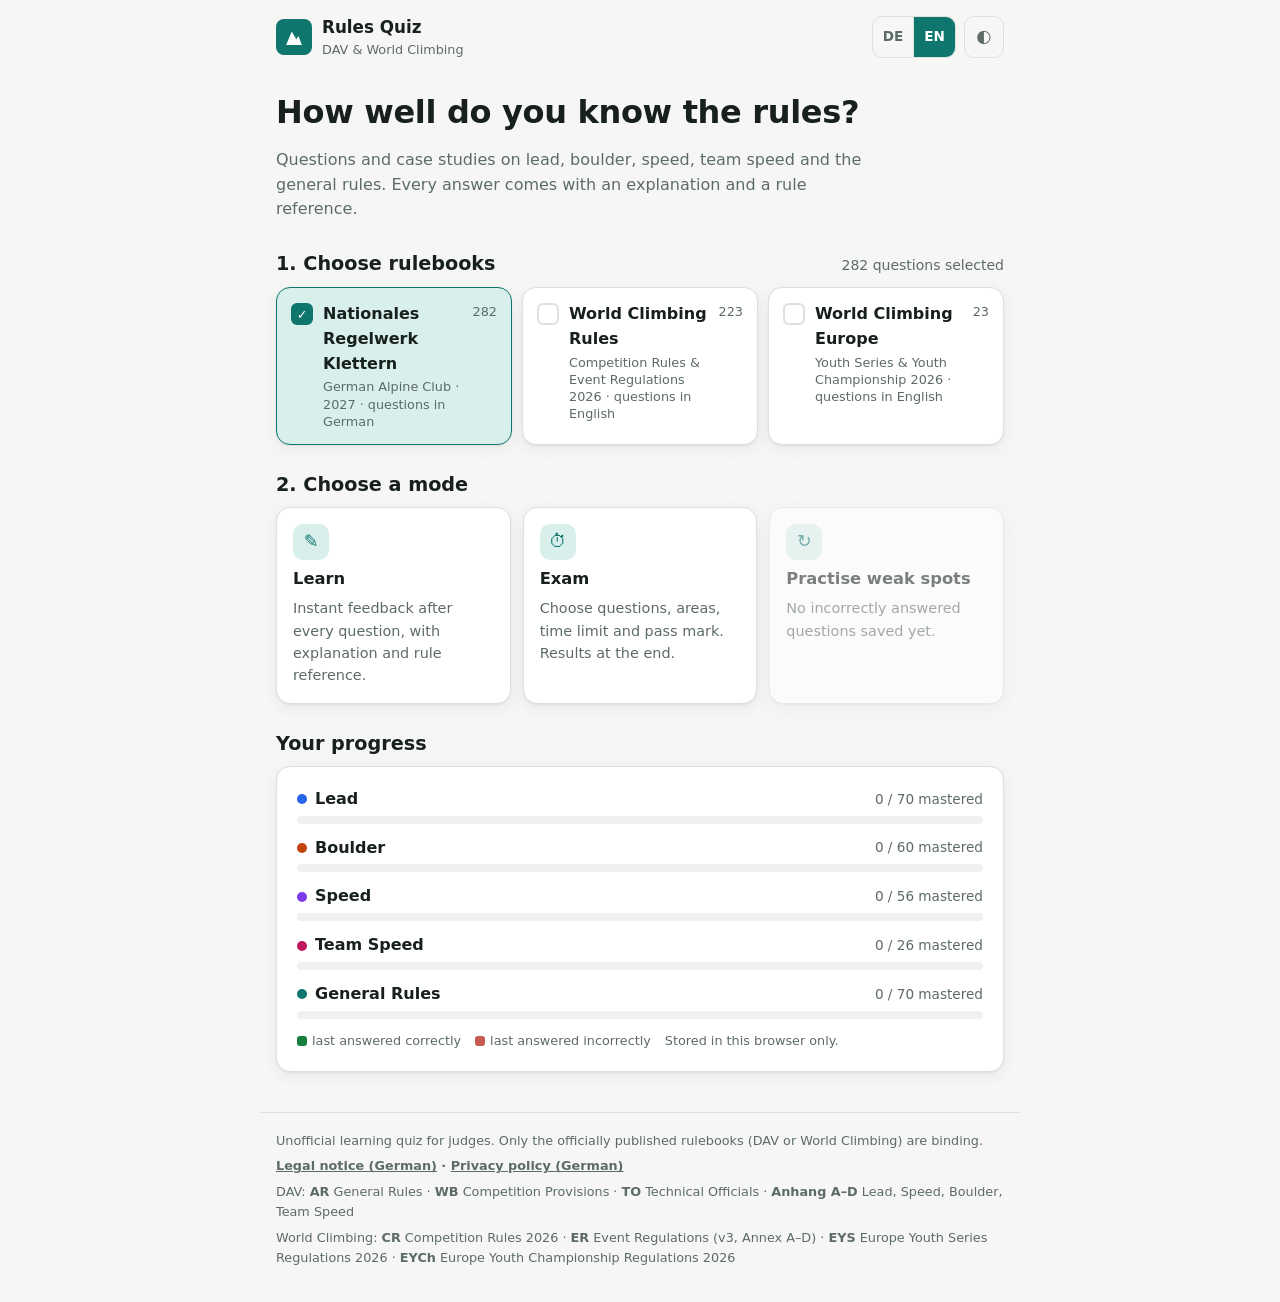
<file: index.html>
<!doctype html>
<html lang="de">
<head>
  <meta charset="utf-8">
  <meta name="viewport" content="width=device-width, initial-scale=1">
  <title>Regelwerk-Quiz Klettern</title>
  <meta name="description" content="Lern- und Prüfungsquiz zum Nationalen Regelwerk Klettern für Schiedsrichterinnen und Schiedsrichter: Lead, Boulder, Speed, Team Speed und Allgemeine Regeln – nach DAV- und World-Climbing-Regelwerk.">
  <meta name="theme-color" content="#0f766e">
  <link rel="icon" href="data:image/svg+xml,%3Csvg xmlns='http://www.w3.org/2000/svg' viewBox='0 0 32 32'%3E%3Crect width='32' height='32' rx='7' fill='%230f766e'/%3E%3Cpath d='M9 23l5-12 4 7 2-3 3 8z' fill='white'/%3E%3C/svg%3E">
  <link rel="stylesheet" href="styles.css">
</head>
<body>
  <header class="topbar">
    <button class="brand" id="homeBtn" type="button" aria-label="Zur Startseite">
      <span class="logo" aria-hidden="true">
        <svg viewBox="0 0 32 32"><rect width="32" height="32" rx="7"/><path d="M9 23l5-12 4 7 2-3 3 8z"/></svg>
      </span>
      <span class="brand-text">
        <strong data-i18n="brand">Regelwerk-Quiz</strong>
        <small>DAV &amp; World Climbing</small>
      </span>
    </button>
    <div class="top-actions">
      <div class="lang-switch" role="group" aria-label="Sprache / Language">
        <button type="button" data-lang="de" lang="de">DE</button>
        <button type="button" data-lang="en" lang="en">EN</button>
      </div>
      <button class="ghost small" id="themeBtn" type="button" aria-label="Farbschema wechseln">◐</button>
    </div>
  </header>

  <main id="app" tabindex="-1"></main>

  <footer class="footer">
    <p data-i18n="footerNote">Inoffizielles Lernquiz für Schiedsrichterinnen und Schiedsrichter. Verbindlich sind allein die jeweils veröffentlichten Regelwerke (DAV bzw. World Climbing).</p>
    <p class="footer-links" data-i18n="footerLinks"><a href="impressum.html">Impressum</a> · <a href="datenschutz.html">Datenschutz</a></p>
    <p class="abbr" data-i18n="footerAbbrDav">DAV: <b>AR</b> Allgemeine Regeln · <b>WB</b> Wettkampfbestimmungen · <b>TO</b> Technical Officials · <b>Anhang A–D</b> Lead, Speed, Boulder, Team Speed</p>
    <p class="abbr">World Climbing: <b>CR</b> Competition Rules 2026 · <b>ER</b> Event Regulations (v3, Annex A–D) · <b>EYS</b> Europe Youth Series Regulations 2026 · <b>EYCh</b> Europe Youth Championship Regulations 2026</p>
  </footer>

  <script src="data/lead.js"></script>
  <script src="data/boulder.js"></script>
  <script src="data/speed.js"></script>
  <script src="data/teamspeed.js"></script>
  <script src="data/allgemein.js"></script>
  <script src="data/wc_lead.js"></script>
  <script src="data/wc_boulder.js"></script>
  <script src="data/wc_speed.js"></script>
  <script src="data/wc_general.js"></script>
  <script src="data/wce.js"></script>
  <script src="app.js"></script>
</body>
</html>
</file>
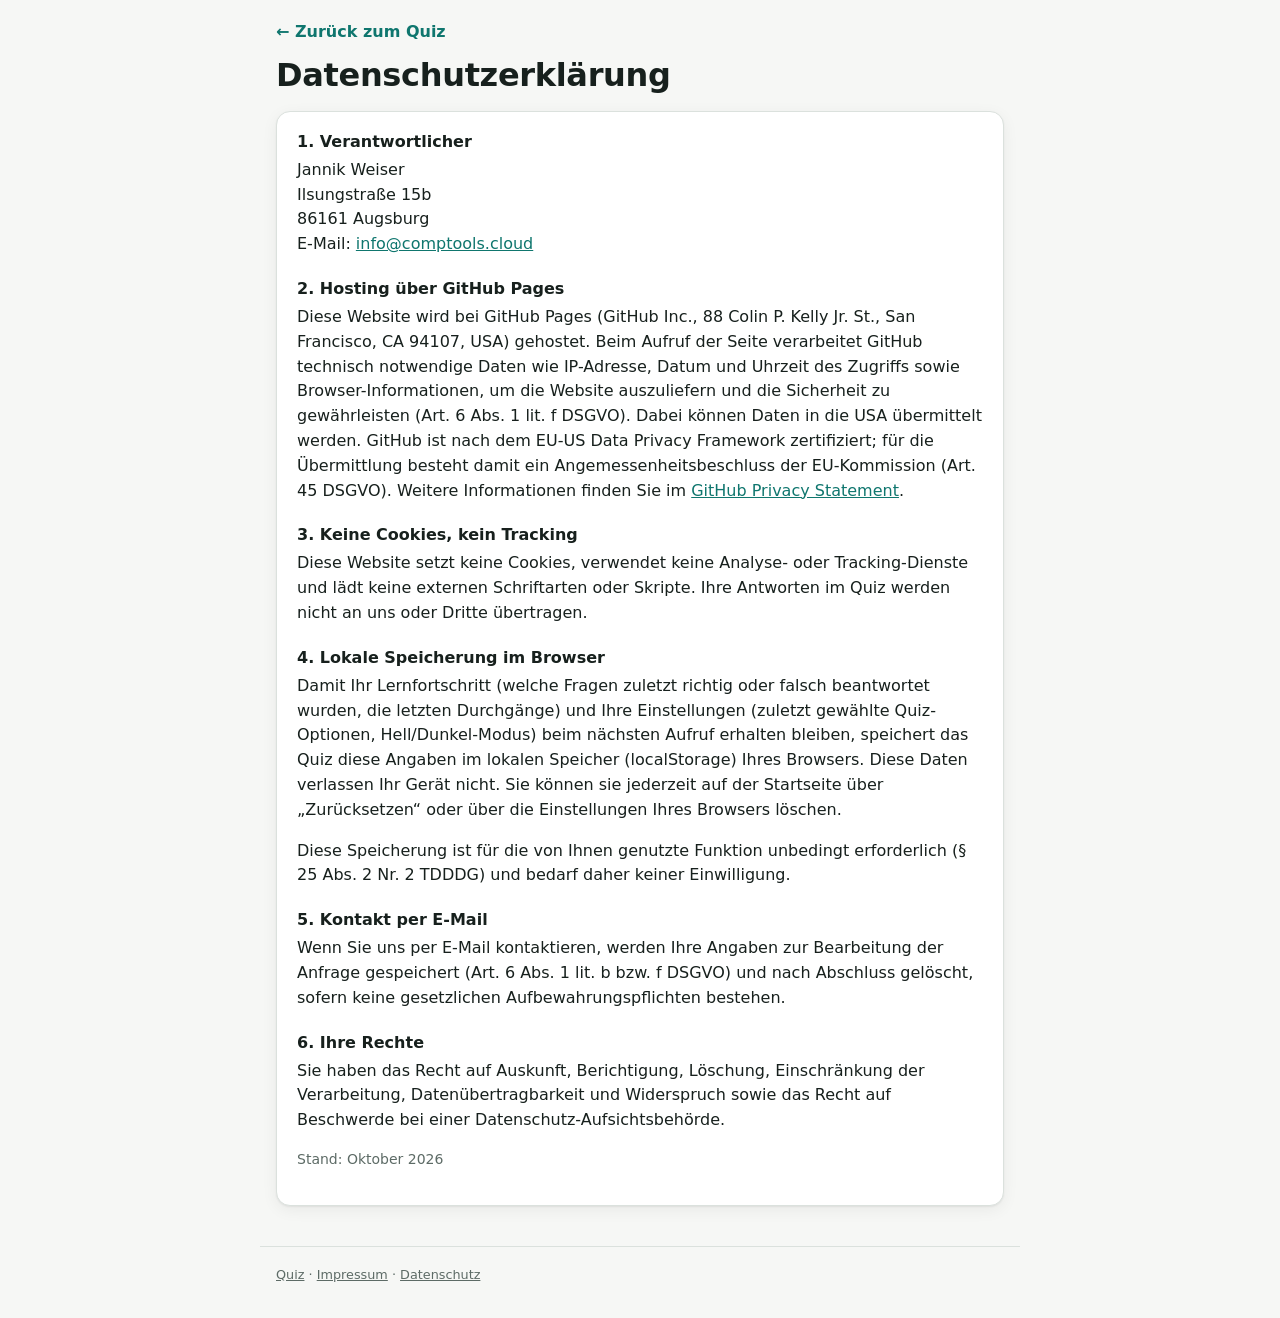
<file: datenschutz.html>
<!doctype html>
<html lang="de">
<head>
  <meta charset="utf-8">
  <meta name="viewport" content="width=device-width, initial-scale=1">
  <title>Datenschutz – Regelwerk-Quiz</title>
  <meta name="robots" content="noindex">
  <link rel="icon" href="data:image/svg+xml,%3Csvg xmlns='http://www.w3.org/2000/svg' viewBox='0 0 32 32'%3E%3Crect width='32' height='32' rx='7' fill='%230f766e'/%3E%3Cpath d='M9 23l5-12 4 7 2-3 3 8z' fill='white'/%3E%3C/svg%3E">
  <link rel="stylesheet" href="styles.css">
  <script>try{var p=JSON.parse(localStorage.getItem("rwq.prefs.v1")||"{}");if(p.theme)document.documentElement.setAttribute("data-theme",p.theme);}catch(e){}</script>
</head>
<body>
  <main class="legal">
    <a class="back" href="./">← Zurück zum Quiz</a>
    <h1>Datenschutz&shy;erklärung</h1>
    <div class="card">
      <h2>1. Verantwortlicher</h2>
      <p>Jannik Weiser<br>Ilsungstraße 15b<br>86161 Augsburg<br>E-Mail: <a href="mailto:info@comptools.cloud">info@comptools.cloud</a></p>

      <h2>2. Hosting über GitHub Pages</h2>
      <p>Diese Website wird bei GitHub Pages (GitHub Inc., 88 Colin P. Kelly Jr. St., San Francisco, CA 94107, USA) gehostet. Beim Aufruf der Seite verarbeitet GitHub technisch notwendige Daten wie IP-Adresse, Datum und Uhrzeit des Zugriffs sowie Browser-Informationen, um die Website auszuliefern und die Sicherheit zu gewährleisten (Art. 6 Abs. 1 lit. f DSGVO). Dabei können Daten in die USA übermittelt werden. GitHub ist nach dem EU-US Data Privacy Framework zertifiziert; für die Übermittlung besteht damit ein Angemessenheitsbeschluss der EU-Kommission (Art. 45 DSGVO). Weitere Informationen finden Sie im <a href="https://docs.github.com/de/site-policy/privacy-policies/github-general-privacy-statement" rel="noopener">GitHub Privacy Statement</a>.</p>

      <h2>3. Keine Cookies, kein Tracking</h2>
      <p>Diese Website setzt keine Cookies, verwendet keine Analyse- oder Tracking-Dienste und lädt keine externen Schriftarten oder Skripte. Ihre Antworten im Quiz werden nicht an uns oder Dritte übertragen.</p>

      <h2>4. Lokale Speicherung im Browser</h2>
      <p>Damit Ihr Lernfortschritt (welche Fragen zuletzt richtig oder falsch beantwortet wurden, die letzten Durchgänge) und Ihre Einstellungen (zuletzt gewählte Quiz-Optionen, Hell/Dunkel-Modus) beim nächsten Aufruf erhalten bleiben, speichert das Quiz diese Angaben im lokalen Speicher (localStorage) Ihres Browsers. Diese Daten verlassen Ihr Gerät nicht. Sie können sie jederzeit auf der Startseite über „Zurücksetzen“ oder über die Einstellungen Ihres Browsers löschen.</p>
      <p>Diese Speicherung ist für die von Ihnen genutzte Funktion unbedingt erforderlich (§ 25 Abs. 2 Nr. 2 TDDDG) und bedarf daher keiner Einwilligung.</p>

      <h2>5. Kontakt per E-Mail</h2>
      <p>Wenn Sie uns per E-Mail kontaktieren, werden Ihre Angaben zur Bearbeitung der Anfrage gespeichert (Art. 6 Abs. 1 lit. b bzw. f DSGVO) und nach Abschluss gelöscht, sofern keine gesetzlichen Aufbewahrungspflichten bestehen.</p>

      <h2>6. Ihre Rechte</h2>
      <p>Sie haben das Recht auf Auskunft, Berichtigung, Löschung, Einschränkung der Verarbeitung, Datenübertragbarkeit und Widerspruch sowie das Recht auf Beschwerde bei einer Datenschutz-Aufsichtsbehörde.</p>

      <p class="muted small">Stand: Oktober 2026</p>
    </div>
  </main>
  <footer class="footer">
    <p><a href="./">Quiz</a> · <a href="impressum.html">Impressum</a> · <a href="datenschutz.html" aria-current="page">Datenschutz</a></p>
  </footer>
</body>
</html>
</file>
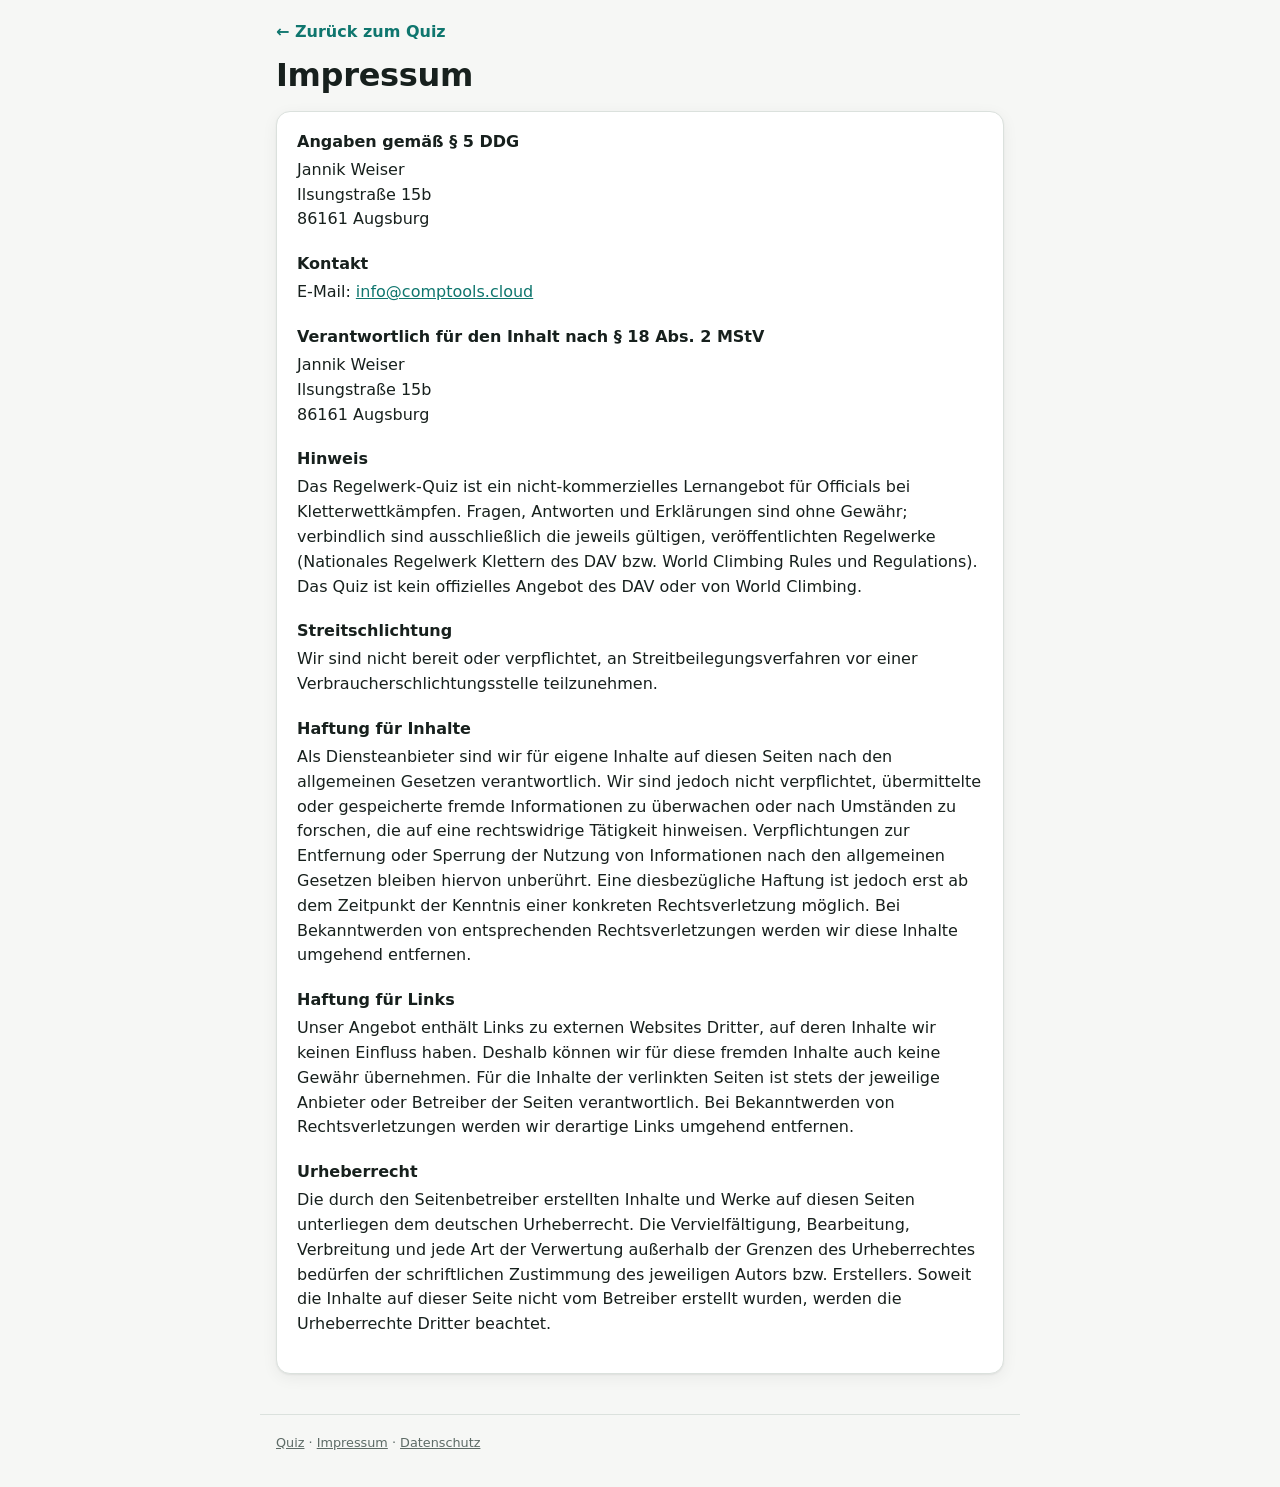
<file: impressum.html>
<!doctype html>
<html lang="de">
<head>
  <meta charset="utf-8">
  <meta name="viewport" content="width=device-width, initial-scale=1">
  <title>Impressum – Regelwerk-Quiz</title>
  <meta name="robots" content="noindex">
  <link rel="icon" href="data:image/svg+xml,%3Csvg xmlns='http://www.w3.org/2000/svg' viewBox='0 0 32 32'%3E%3Crect width='32' height='32' rx='7' fill='%230f766e'/%3E%3Cpath d='M9 23l5-12 4 7 2-3 3 8z' fill='white'/%3E%3C/svg%3E">
  <link rel="stylesheet" href="styles.css">
  <script>try{var p=JSON.parse(localStorage.getItem("rwq.prefs.v1")||"{}");if(p.theme)document.documentElement.setAttribute("data-theme",p.theme);}catch(e){}</script>
</head>
<body>
  <main class="legal">
    <a class="back" href="./">← Zurück zum Quiz</a>
    <h1>Impressum</h1>
    <div class="card">
      <h2>Angaben gemäß § 5 DDG</h2>
      <p>Jannik Weiser<br>Ilsungstraße 15b<br>86161 Augsburg</p>

      <h2>Kontakt</h2>
      <p>E-Mail: <a href="mailto:info@comptools.cloud">info@comptools.cloud</a></p>

      <h2>Verantwortlich für den Inhalt nach § 18 Abs. 2 MStV</h2>
      <p>Jannik Weiser<br>Ilsungstraße 15b<br>86161 Augsburg</p>

      <h2>Hinweis</h2>
      <p>Das Regelwerk-Quiz ist ein nicht-kommerzielles Lernangebot für Officials bei Kletterwettkämpfen. Fragen, Antworten und Erklärungen sind ohne Gewähr; verbindlich sind ausschließlich die jeweils gültigen, veröffentlichten Regelwerke (Nationales Regelwerk Klettern des DAV bzw. World Climbing Rules und Regulations). Das Quiz ist kein offizielles Angebot des DAV oder von World Climbing.</p>

      <h2>Streitschlichtung</h2>
      <p>Wir sind nicht bereit oder verpflichtet, an Streitbeilegungsverfahren vor einer Verbraucherschlichtungsstelle teilzunehmen.</p>

      <h2>Haftung für Inhalte</h2>
      <p>Als Diensteanbieter sind wir für eigene Inhalte auf diesen Seiten nach den allgemeinen Gesetzen verantwortlich. Wir sind jedoch nicht verpflichtet, übermittelte oder gespeicherte fremde Informationen zu überwachen oder nach Umständen zu forschen, die auf eine rechtswidrige Tätigkeit hinweisen. Verpflichtungen zur Entfernung oder Sperrung der Nutzung von Informationen nach den allgemeinen Gesetzen bleiben hiervon unberührt. Eine diesbezügliche Haftung ist jedoch erst ab dem Zeitpunkt der Kenntnis einer konkreten Rechtsverletzung möglich. Bei Bekanntwerden von entsprechenden Rechtsverletzungen werden wir diese Inhalte umgehend entfernen.</p>

      <h2>Haftung für Links</h2>
      <p>Unser Angebot enthält Links zu externen Websites Dritter, auf deren Inhalte wir keinen Einfluss haben. Deshalb können wir für diese fremden Inhalte auch keine Gewähr übernehmen. Für die Inhalte der verlinkten Seiten ist stets der jeweilige Anbieter oder Betreiber der Seiten verantwortlich. Bei Bekanntwerden von Rechtsverletzungen werden wir derartige Links umgehend entfernen.</p>

      <h2>Urheberrecht</h2>
      <p>Die durch den Seitenbetreiber erstellten Inhalte und Werke auf diesen Seiten unterliegen dem deutschen Urheberrecht. Die Vervielfältigung, Bearbeitung, Verbreitung und jede Art der Verwertung außerhalb der Grenzen des Urheberrechtes bedürfen der schriftlichen Zustimmung des jeweiligen Autors bzw. Erstellers. Soweit die Inhalte auf dieser Seite nicht vom Betreiber erstellt wurden, werden die Urheberrechte Dritter beachtet.</p>
    </div>
  </main>
  <footer class="footer">
    <p><a href="./">Quiz</a> · <a href="impressum.html" aria-current="page">Impressum</a> · <a href="datenschutz.html">Datenschutz</a></p>
  </footer>
</body>
</html>
</file>
<file: styles.css>
:root {
  --bg: #f6f7f5;
  --surface: #ffffff;
  --surface-2: #eef1ee;
  --text: #17201d;
  --muted: #5d6b66;
  --border: #dbe1dd;
  --accent: #0f766e;
  --accent-strong: #0b5c56;
  --accent-soft: #d8efec;
  --on-accent: #ffffff;
  --ok: #15803d;
  --ok-soft: #dcf3e3;
  --bad: #b42318;
  --bad-soft: #fbe2df;
  --warn: #a15c07;
  --warn-soft: #fbecd2;
  --shadow: 0 1px 2px rgba(16, 24, 20, .06), 0 4px 16px rgba(16, 24, 20, .06);
  --radius: 14px;

  --c-lead: #2563eb;
  --c-boulder: #c2410c;
  --c-speed: #7c3aed;
  --c-teamspeed: #be185d;
  --c-allgemein: #0f766e;
  color-scheme: light;
}

@media (prefers-color-scheme: dark) {
  :root:not([data-theme="light"]) {
    --bg: #0f1412;
    --surface: #171e1b;
    --surface-2: #1f2824;
    --text: #e8eeeb;
    --muted: #9aa8a2;
    --border: #2c3833;
    --accent: #2dd4bf;
    --accent-strong: #5eead4;
    --accent-soft: #123a35;
    --on-accent: #06201d;
    --ok: #4ade80;
    --ok-soft: #12301d;
    --bad: #f87171;
    --bad-soft: #3a1513;
    --warn: #fbbf24;
    --warn-soft: #3a2a0c;
    --shadow: 0 1px 2px rgba(0, 0, 0, .3), 0 4px 16px rgba(0, 0, 0, .25);
    --c-lead: #60a5fa;
    --c-boulder: #fb923c;
    --c-speed: #a78bfa;
    --c-teamspeed: #f472b6;
    --c-allgemein: #2dd4bf;
    color-scheme: dark;
  }
}
:root[data-theme="dark"] {
  --bg: #0f1412;
  --surface: #171e1b;
  --surface-2: #1f2824;
  --text: #e8eeeb;
  --muted: #9aa8a2;
  --border: #2c3833;
  --accent: #2dd4bf;
  --accent-strong: #5eead4;
  --accent-soft: #123a35;
  --on-accent: #06201d;
  --ok: #4ade80;
  --ok-soft: #12301d;
  --bad: #f87171;
  --bad-soft: #3a1513;
  --warn: #fbbf24;
  --warn-soft: #3a2a0c;
  --shadow: 0 1px 2px rgba(0, 0, 0, .3), 0 4px 16px rgba(0, 0, 0, .25);
  --c-lead: #60a5fa;
  --c-boulder: #fb923c;
  --c-speed: #a78bfa;
  --c-teamspeed: #f472b6;
  --c-allgemein: #2dd4bf;
  color-scheme: dark;
}

* { box-sizing: border-box; }
html { -webkit-text-size-adjust: 100%; }
body {
  margin: 0;
  background: var(--bg);
  color: var(--text);
  font: 16px/1.55 system-ui, -apple-system, "Segoe UI", Roboto, "Helvetica Neue", Arial, sans-serif;
  min-height: 100vh;
  display: flex;
  flex-direction: column;
}
main { flex: 1; width: 100%; max-width: 760px; margin: 0 auto; padding: 8px 16px 40px; outline: none; }
h1, h2, h3 { line-height: 1.25; margin: 0 0 .5em; }
h1 { font-size: clamp(1.5rem, 4vw, 2rem); letter-spacing: -.01em; }
h2 { font-size: 1.2rem; }
h3 { font-size: 1rem; }
p { margin: 0 0 1em; }
button { font: inherit; color: inherit; cursor: pointer; }
:focus-visible { outline: 3px solid var(--accent); outline-offset: 2px; border-radius: 6px; }
main:focus-visible, main:focus { outline: none; }

/* Top bar */
.topbar {
  display: flex; align-items: center; justify-content: space-between;
  max-width: 760px; width: 100%; margin: 0 auto; padding: 14px 16px 6px;
}
.brand { display: flex; align-items: center; gap: 10px; background: none; border: 0; padding: 0; text-align: left; }
.logo svg { width: 36px; height: 36px; display: block; }
.logo rect { fill: var(--accent); }
.logo path { fill: var(--surface); }
.brand-text { display: flex; flex-direction: column; }
.brand-text strong { font-size: 1.05rem; }
.brand-text small { color: var(--muted); font-size: .8rem; }

/* Generic */
.card {
  background: var(--surface); border: 1px solid var(--border); border-radius: var(--radius);
  box-shadow: var(--shadow); padding: 20px;
}
.stack > * + * { margin-top: 16px; }
.muted { color: var(--muted); }
.small { font-size: .875rem; }
.row { display: flex; gap: 10px; flex-wrap: wrap; align-items: center; }
.spacer { flex: 1; }

.btn {
  display: inline-flex; align-items: center; justify-content: center; gap: 8px;
  border-radius: 10px; border: 1px solid transparent; padding: 11px 18px; font-weight: 600;
  background: var(--accent); color: var(--on-accent); min-height: 44px; transition: background .15s, transform .05s;
}
.btn:hover { background: var(--accent-strong); }
.btn:active { transform: translateY(1px); }
.btn:disabled { opacity: .45; cursor: not-allowed; }
.btn.secondary { background: var(--surface); color: var(--text); border-color: var(--border); }
.btn.secondary:hover { background: var(--surface-2); }
.btn.block { width: 100%; }
.ghost { background: none; border: 1px solid var(--border); border-radius: 10px; padding: 6px 10px; color: var(--muted); }
.ghost:hover { color: var(--text); background: var(--surface); }
.ghost.small { min-width: 40px; min-height: 40px; font-size: 1.1rem; }
.linkbtn { background: none; border: 0; padding: 0; color: var(--accent); font-weight: 600; text-decoration: underline; text-underline-offset: 3px; }

/* Home */
.hero { padding: 18px 0 6px; }
.hero p { color: var(--muted); max-width: 60ch; }
.modes { display: grid; gap: 12px; grid-template-columns: 1fr; }
@media (min-width: 640px) { .modes { grid-template-columns: repeat(3, 1fr); } }
.mode {
  text-align: left; background: var(--surface); border: 1px solid var(--border); border-radius: var(--radius);
  padding: 16px; box-shadow: var(--shadow); display: flex; flex-direction: column; gap: 6px; min-height: 100%;
  transition: border-color .15s, transform .1s;
}
.mode:hover:not(:disabled) { border-color: var(--accent); transform: translateY(-1px); }
.mode:disabled { opacity: .55; cursor: not-allowed; }
.mode .icon { width: 36px; height: 36px; border-radius: 10px; display: grid; place-items: center; background: var(--accent-soft); color: var(--accent); font-size: 1.1rem; }
.mode strong { font-size: 1.02rem; }
.mode span.desc { color: var(--muted); font-size: .9rem; }

.section-title { display: flex; align-items: baseline; justify-content: space-between; gap: 10px; margin: 28px 0 10px; }
.section-title h2 { margin: 0; }

.progress-list { display: grid; gap: 12px; }
.prog-row { display: grid; grid-template-columns: 1fr auto; gap: 4px 12px; align-items: center; }
.prog-row .label { display: flex; align-items: center; gap: 8px; font-weight: 600; }
.prog-row .nums { color: var(--muted); font-size: .85rem; font-variant-numeric: tabular-nums; }
.bar { grid-column: 1 / -1; height: 8px; border-radius: 99px; background: var(--surface-2); overflow: hidden; display: flex; }
.bar > i { display: block; height: 100%; }
.bar > i.ok { background: var(--ok); }
.bar > i.bad { background: var(--bad); opacity: .75; }
.legend { display: flex; gap: 14px; flex-wrap: wrap; font-size: .8rem; color: var(--muted); margin-top: 12px; }
.legend i { display: inline-block; width: 10px; height: 10px; border-radius: 3px; margin-right: 5px; vertical-align: -1px; }

.dot { width: 10px; height: 10px; border-radius: 50%; display: inline-block; flex: none; }
.d-lead { --dc: var(--c-lead); }
.d-boulder { --dc: var(--c-boulder); }
.d-speed { --dc: var(--c-speed); }
.d-teamspeed { --dc: var(--c-teamspeed); }
.d-allgemein { --dc: var(--c-allgemein); }
.dot { background: var(--dc); }

/* Setup */
.field { display: flex; flex-direction: column; gap: 8px; }
.field > label, .field > .flabel { font-weight: 600; }
.chips { display: flex; flex-wrap: wrap; gap: 8px; }
.chip {
  display: inline-flex; align-items: center; gap: 8px; border: 1px solid var(--border); background: var(--surface);
  border-radius: 99px; padding: 8px 14px; min-height: 40px; user-select: none; cursor: pointer;
}
.chip input { position: absolute; opacity: 0; pointer-events: none; }
.chip:has(input:checked) { border-color: var(--dc, var(--accent)); background: color-mix(in srgb, var(--dc, var(--accent)) 12%, var(--surface)); }
.chip:has(input:focus-visible) { outline: 3px solid var(--accent); outline-offset: 2px; }
.chip .cnt { color: var(--muted); font-size: .8rem; font-variant-numeric: tabular-nums; }
.chip.plain { --dc: var(--accent); }
.seg { display: inline-flex; align-self: flex-start; border: 1px solid var(--border); border-radius: 10px; overflow: hidden; flex-wrap: wrap; }
.seg label { padding: 8px 14px; cursor: pointer; border-right: 1px solid var(--border); min-height: 40px; display: inline-flex; align-items: center; }
.seg label:last-child { border-right: 0; }
.seg input { position: absolute; opacity: 0; pointer-events: none; }
.seg label:has(input:checked) { background: var(--accent); color: var(--on-accent); }
.seg label:has(input:focus-visible) { outline: 3px solid var(--accent); outline-offset: -3px; }
input[type="range"] { width: 100%; accent-color: var(--accent); }
.range-row { display: flex; align-items: center; gap: 12px; }
.range-row output { min-width: 3.5ch; font-weight: 700; font-variant-numeric: tabular-nums; text-align: right; }
.hint { font-size: .85rem; color: var(--muted); }

/* Quiz */
.quizbar { display: flex; align-items: center; gap: 12px; margin: 6px 0 14px; }
.quizbar .count { font-variant-numeric: tabular-nums; color: var(--muted); font-size: .9rem; white-space: nowrap; }
.quizbar .track { flex: 1; height: 6px; background: var(--surface-2); border-radius: 99px; overflow: hidden; }
.quizbar .track > i { display: block; height: 100%; background: var(--accent); transition: width .25s; }
.timer { font-variant-numeric: tabular-nums; font-weight: 700; padding: 4px 10px; border-radius: 8px; background: var(--surface-2); }
.timer.low { background: var(--bad-soft); color: var(--bad); }
.tags { display: flex; flex-wrap: wrap; gap: 6px; margin-bottom: 10px; }
.tag { font-size: .78rem; font-weight: 600; padding: 3px 9px; border-radius: 99px; background: var(--surface-2); color: var(--muted); display: inline-flex; align-items: center; gap: 6px; }
.tag.disc { background: color-mix(in srgb, var(--dc) 14%, var(--surface)); color: var(--text); }
.tag.case { background: var(--warn-soft); color: var(--warn); }
.lvl { letter-spacing: 1px; }
.question { font-size: 1.12rem; font-weight: 600; margin-bottom: 6px; }
.multi-hint { font-size: .85rem; color: var(--accent); font-weight: 600; margin-bottom: 12px; }
.options { display: grid; gap: 10px; margin-top: 12px; }
.opt {
  display: flex; align-items: flex-start; gap: 12px; width: 100%; text-align: left;
  border: 1.5px solid var(--border); border-radius: 12px; background: var(--surface); padding: 12px 14px; min-height: 52px;
  transition: border-color .12s, background .12s;
}
.opt:hover:not(:disabled) { border-color: var(--accent); }
.opt .mark {
  flex: none; width: 22px; height: 22px; border: 2px solid var(--border); border-radius: 50%; margin-top: 1px;
  display: grid; place-items: center; font-size: .8rem; font-weight: 800; color: transparent;
}
.opt.multi .mark { border-radius: 6px; }
.opt .key { flex: none; font-size: .75rem; color: var(--muted); border: 1px solid var(--border); border-radius: 5px; padding: 0 5px; margin-top: 2px; font-variant-numeric: tabular-nums; }
.opt .txt { flex: 1; }
.opt[aria-pressed="true"], .opt[aria-checked="true"] { border-color: var(--accent); background: var(--accent-soft); }
.opt[aria-checked="true"] .mark { border-color: var(--accent); background: var(--accent); color: var(--surface); }
.opt.correct { border-color: var(--ok); background: var(--ok-soft); }
.opt.correct .mark { border-color: var(--ok); background: var(--ok); color: var(--surface); }
.opt.wrong { border-color: var(--bad); background: var(--bad-soft); }
.opt.wrong .mark { border-color: var(--bad); background: var(--bad); color: var(--surface); }
.opt.missed { border-color: var(--ok); border-style: dashed; }
.opt.missed .mark { border-color: var(--ok); color: var(--ok); }
.opt:disabled { cursor: default; }

.feedback { margin-top: 16px; border-radius: 12px; padding: 14px 16px; border: 1px solid var(--border); background: var(--surface-2); }
.feedback.ok { border-color: color-mix(in srgb, var(--ok) 45%, transparent); background: var(--ok-soft); }
.feedback.bad { border-color: color-mix(in srgb, var(--bad) 45%, transparent); background: var(--bad-soft); }
.feedback .verdict { font-weight: 800; margin-bottom: 4px; }
.feedback.ok .verdict { color: var(--ok); }
.feedback.bad .verdict { color: var(--bad); }
.feedback p { margin: 0 0 8px; }
.ref { display: inline-flex; gap: 6px; align-items: center; font-size: .85rem; font-weight: 600; color: var(--muted); }
.ref b { color: var(--text); }
.actions { display: flex; gap: 10px; margin-top: 18px; flex-wrap: wrap; }
.actions .btn { flex: 1 1 160px; }
.kbd-hint { font-size: .78rem; color: var(--muted); margin-top: 10px; text-align: center; }
@media (hover: none) { .kbd-hint, .opt .key { display: none; } }

.navdots { display: flex; flex-wrap: wrap; gap: 6px; margin-top: 18px; }
.navdots button {
  width: 34px; height: 34px; border-radius: 8px; border: 1px solid var(--border); background: var(--surface);
  font-size: .8rem; font-variant-numeric: tabular-nums;
}
.navdots button.answered { background: var(--accent-soft); border-color: var(--accent); }
.navdots button.current { outline: 2px solid var(--accent); outline-offset: 1px; font-weight: 800; }

/* Results */
.score { display: flex; align-items: center; gap: 20px; flex-wrap: wrap; }
.ring { --p: 0; width: 120px; height: 120px; border-radius: 50%; flex: none;
  background: conic-gradient(var(--ring, var(--accent)) calc(var(--p) * 1%), var(--surface-2) 0);
  display: grid; place-items: center; }
.ring > div { width: 92px; height: 92px; border-radius: 50%; background: var(--surface); display: grid; place-items: center; font-size: 1.6rem; font-weight: 800; font-variant-numeric: tabular-nums; }
.verdict-badge { display: inline-block; font-weight: 800; padding: 4px 12px; border-radius: 99px; margin-bottom: 6px; }
.verdict-badge.pass { background: var(--ok-soft); color: var(--ok); }
.verdict-badge.fail { background: var(--bad-soft); color: var(--bad); }
.review { display: grid; gap: 10px; }
.review details { border: 1px solid var(--border); border-radius: 12px; background: var(--surface); padding: 12px 14px; }
.review summary { cursor: pointer; font-weight: 600; list-style: none; display: flex; gap: 10px; align-items: flex-start; }
.review summary::-webkit-details-marker { display: none; }
.review summary .x { color: var(--bad); font-weight: 900; flex: none; }
.review .ans { margin: 10px 0 6px; padding-left: 0; list-style: none; display: grid; gap: 4px; font-size: .92rem; }
.review .ans li { padding: 6px 10px; border-radius: 8px; background: var(--surface-2); }
.review .ans li.c { background: var(--ok-soft); }
.review .ans li.y { outline: 2px solid var(--bad); outline-offset: -2px; }
.review .ans li.c.y { outline-color: var(--ok); }

.empty { text-align: center; padding: 30px 10px; color: var(--muted); }

.footer { max-width: 760px; width: 100%; margin: 0 auto; padding: 18px 16px 28px; color: var(--muted); font-size: .8rem; border-top: 1px solid var(--border); }
.footer p { margin: 0 0 6px; }

.toast { position: fixed; left: 50%; bottom: 20px; transform: translateX(-50%); background: var(--text); color: var(--bg); padding: 10px 16px; border-radius: 10px; font-size: .9rem; box-shadow: var(--shadow); z-index: 10; }
@media (prefers-reduced-motion: reduce) { * { transition: none !important; } }

/* Rechtsseiten */
.footer a { color: var(--muted); }
.footer a:hover { color: var(--text); }
.footer-links { font-weight: 600; }
.legal { padding-top: 20px; }
.legal .back { display: inline-block; margin-bottom: 10px; font-weight: 600; color: var(--accent); text-decoration: none; }
.legal h2 { font-size: 1rem; margin: 22px 0 6px; }
.legal .card h2:first-child { margin-top: 0; }
.legal a { color: var(--accent); }

/* Regelwerk-Auswahl */
.rb-list { display: grid; gap: 10px; grid-template-columns: 1fr; }
@media (min-width: 640px) { .rb-list { grid-template-columns: repeat(3, 1fr); } }
.rb-card {
  position: relative; display: flex; align-items: flex-start; gap: 10px; cursor: pointer;
  background: var(--surface); border: 1.5px solid var(--border); border-radius: var(--radius);
  padding: 14px; box-shadow: var(--shadow); transition: border-color .15s, background .15s;
}
.rb-card input { position: absolute; opacity: 0; pointer-events: none; }
.rb-card:hover { border-color: var(--accent); }
.rb-card:has(input:checked) { border-color: var(--accent); background: var(--accent-soft); }
.rb-card:has(input:focus-visible) { outline: 3px solid var(--accent); outline-offset: 2px; }
.rb-check { flex: none; width: 22px; height: 22px; border-radius: 6px; border: 2px solid var(--border); margin-top: 1px; display: grid; place-items: center; background: var(--surface); }
.rb-card:has(input:checked) .rb-check { background: var(--accent); border-color: var(--accent); }
.rb-card:has(input:checked) .rb-check::after { content: "✓"; color: var(--on-accent); font-size: .8rem; font-weight: 900; }
.rb-text { flex: 1; display: flex; flex-direction: column; gap: 2px; }
.rb-text small { color: var(--muted); font-size: .8rem; line-height: 1.35; }
.rb-card .cnt { color: var(--muted); font-size: .8rem; font-variant-numeric: tabular-nums; }
.rb-head { margin: 6px 0 -2px; font-size: .9rem; color: var(--muted); }
.rb-head:first-child { margin-top: 0; }
.rb-tag { background: var(--text); color: var(--bg); }

/* Sprachumschalter */
.top-actions { display: flex; align-items: center; gap: 8px; }
.lang-switch { display: inline-flex; border: 1px solid var(--border); border-radius: 10px; overflow: hidden; }
.lang-switch button { background: none; border: 0; min-width: 40px; min-height: 40px; padding: 0 10px; font-size: .85rem; font-weight: 700; color: var(--muted); }
.lang-switch button + button { border-left: 1px solid var(--border); }
.lang-switch button[aria-pressed="true"] { background: var(--accent); color: var(--on-accent); }
.lang-switch button:hover:not([aria-pressed="true"]) { color: var(--text); background: var(--surface); }
</file>
